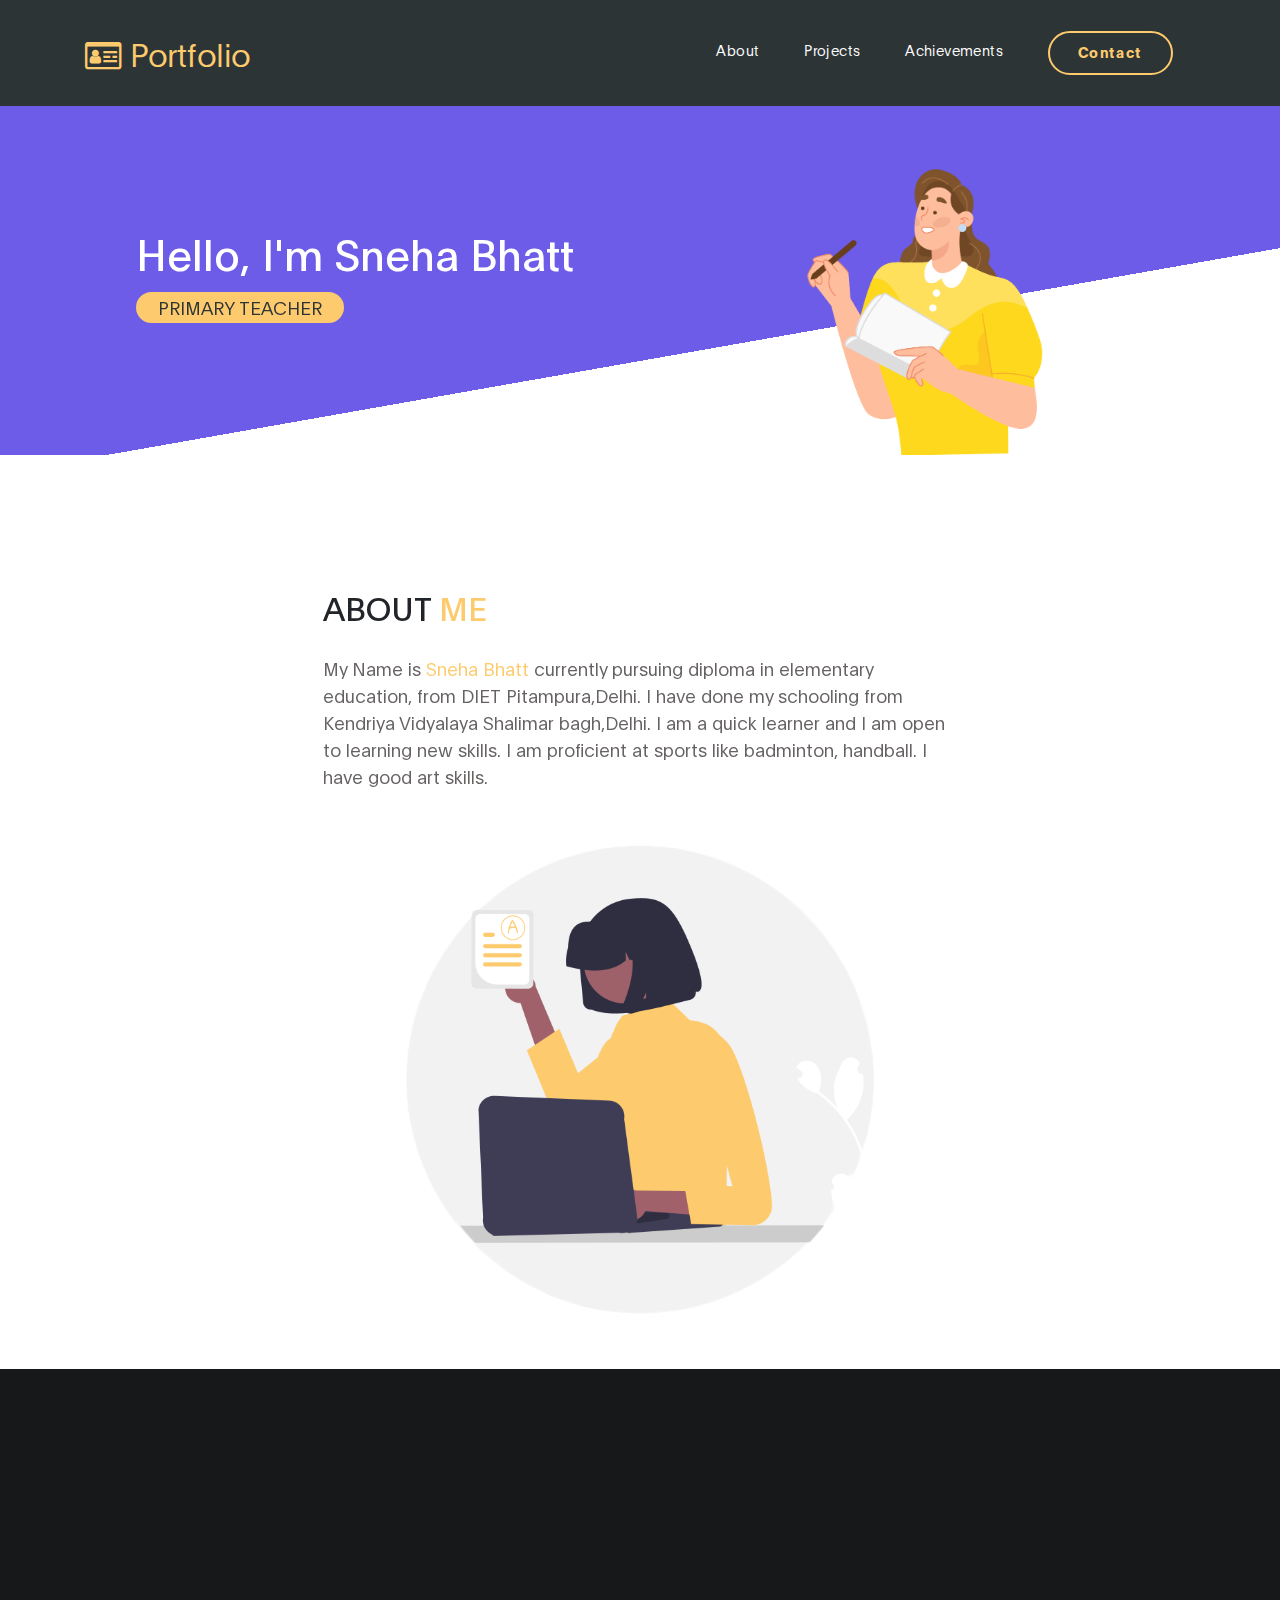
<file: index.html>
<!DOCTYPE html>
<html lang="en">
<head>

     <title>Sneha Bhatt</title>

     <meta charset="UTF-8">
     <meta http-equiv="X-UA-Compatible" content="IE=Edge">
     <meta name="description" content="">
     <meta name="keywords" content="">
     <meta name="author" content="">
     <meta name="viewport" content="width=device-width, initial-scale=1, maximum-scale=1">
     
     <link rel="icon" type="image/png" sizes="32x32" href="images/favicon-32x32.png">
     <link rel="icon" type="image/png" sizes="16x16" href="images/favicon-16x16.png">

     <link rel="stylesheet" href="css/bootstrap.min.css">
     <link rel="stylesheet" href="css/font-awesome.min.css">
     <link rel="stylesheet" href="css/aos.css">
     <link rel="stylesheet" href="css/owl.carousel.min.css">
     <link rel="stylesheet" href="css/owl.theme.default.min.css">

     <!-- MAIN CSS -->
     <link rel="stylesheet" href="css/templatemo-digital-trend.css">

</head>
<body>

     <!-- MENU BAR -->
    <nav class="navbar navbar-expand-lg">
        <div class="container">
            <a class="navbar-brand" href="index.html">
              <i class="fa fa-id-card-o"></i>
              Portfolio
            </a>

            <button class="navbar-toggler" type="button" data-toggle="collapse" data-target="#navbarNav" aria-controls="navbarNav" aria-expanded="false"
                aria-label="Toggle navigation">
                <span class="navbar-toggler-icon"></span>
            </button>

            <div class="collapse navbar-collapse" id="navbarNav">
                <ul class="navbar-nav ml-auto">
                    <li class="nav-item">
                        <a href="#about" class="nav-link smoothScroll">About</a>
                    </li>
                    <li class="nav-item">
                        <a href="projects.html" class="nav-link">Projects</a>
                    </li>
                    <li class="nav-item">
                        <a href="achievements.html" class="nav-link">Achievements</a>
                    </li>
                    <li class="nav-item">
                        <a href="contact.html" class="nav-link contact">Contact</a>
                    </li>
                </ul>
            </div>
        </div>
    </nav>


     <!-- HERO -->
     <section class="hero hero-bg d-flex justify-content-center align-items-center">
               <div class="container">
                    <div class="row">

                        <div class="col-lg-6 col-md-10 col-12 d-flex flex-column justify-content-center align-items-center">
                              <div class="hero-text">

                                   <h1 class="text-white" data-aos="fade-up">Hello, I'm <span>Sneha Bhatt</span></h1>

                                   <!-- <a href="contact.html" class="custom-btn btn-bg btn mt-3" data-aos="fade-up" data-aos-delay="100">Let us discuss together!</a> -->

                                   <p><strong class="d-block main-txt" data-aos="fade-up" data-aos-delay="200"> PRIMARY TEACHER</strong></p>
                              </div>
                        </div>

                        <div class="col-lg-6 col-12">
                          <div class="hero-image" data-aos="fade-up" data-aos-delay="300">

                            <img src="images/working-girl.png" class="img-fluid" alt="working girl">
                          </div>
                        </div>

                    </div>
               </div>
     </section>


     <!-- ABOUT -->
     <section class="about section-padding pb-0" id="about">
          <div class="container">
               <div class="row">

                    <div class="col-lg-7 mx-auto col-md-10 col-12">
                         <div class="about-info">

                              <h2 class="mb-4" data-aos="fade-up">ABOUT <strong>ME</strong> </h2>

                              <p class="mb-0" data-aos="fade-up">My Name is <strong>Sneha Bhatt</strong> currently pursuing diploma in elementary education, from DIET Pitampura,Delhi. I have done my schooling from Kendriya Vidyalaya Shalimar bagh,Delhi. I am a quick learner and I am open to learning new skills. I am proficient at sports like badminton, handball. I have good art skills.</p>
                         </div>

                         <div class="about-image" data-aos="fade-up" data-aos-delay="200">

                          <img src="images/office.png" class="img-fluid" alt="office">
                        </div>
                    </div>

               </div>
          </div>
     </section>


     <!-- PROJECT -->
     <!-- <section class="project section-padding" id="project">
          <div class="container-fluid">
               <div class="row">

                    <div class="col-lg-12 col-12">

                        <h2 class="mb-5 text-center" data-aos="fade-up">
                            Please take a look through our
                            <strong>featured Digital Trends</strong>
                        </h2>

                         <div class="owl-carousel owl-theme" id="project-slide">
                              <div class="item project-wrapper" data-aos="fade-up" data-aos-delay="100">
                                   <img src="images/project/project-image01.jpg" class="img-fluid" alt="project image">

                                   <div class="project-info">
                                        <small>Marketing</small>

                                        <h3>
                                             <a href="project-detail.html">
                                                  <span>Sweet Go Agency</span>
                                                  <i class="fa fa-angle-right project-icon"></i>
                                             </a>
                                        </h3>
                                   </div>
                              </div>

                              <div class="item project-wrapper" data-aos="fade-up">
                                   <img src="images/project/project-image02.jpg" class="img-fluid" alt="project image">

                                   <div class="project-info">
                                        <small>Website</small>

                                        <h3>
                                             <a href="project-detail.html">
                                                  <span>Smart Ladies</span>
                                                  <i class="fa fa-angle-right project-icon"></i>
                                             </a>
                                        </h3>
                                   </div>
                              </div>

                              <div class="item project-wrapper" data-aos="fade-up">
                                   <img src="images/project/project-image03.jpg" class="img-fluid" alt="project image">

                                   <div class="project-info">
                                        <small>Branding</small>

                                        <h3>
                                             <a href="project-detail.html">
                                                  <span>Shoes factory</span>
                                                  <i class="fa fa-angle-right project-icon"></i>
                                             </a>
                                        </h3>
                                   </div>
                              </div>

                              <div class="item project-wrapper" data-aos="fade-up">
                                   <img src="images/project/project-image04.jpg" class="img-fluid" alt="project image">

                                   <div class="project-info">
                                        <small>Social Media</small>

                                        <h3>
                                             <a href="project-detail.html">
                                                  <span>Race Bicycle</span>
                                                  <i class="fa fa-angle-right project-icon"></i>
                                             </a>
                                        </h3>
                                   </div>
                              </div>

                              <div class="item project-wrapper" data-aos="fade-up">
                                   <img src="images/project/project-image05.jpg" class="img-fluid" alt="project image">

                                   <div class="project-info">
                                        <small>Video</small>

                                        <h3>
                                             <a href="project-detail.html">
                                                  <span>Ultimate HealthCare</span>
                                                  <i class="fa fa-angle-right project-icon"></i>
                                             </a>
                                        </h3>
                                   </div>
                              </div>
                         </div>
                    </div>

               </div>
          </div>
     </section> -->


     <!-- TESTIMONIAL -->
     <!-- <section class="testimonial section-padding">
          <div class="container">
               <div class="row">

                    <div class="col-lg-6 col-md-5 col-12">
                        <div class="contact-image" data-aos="fade-up">

                          <img src="images/female-avatar.png" class="img-fluid" alt="website">
                        </div>
                    </div>

                    <div class="col-lg-6 col-md-7 col-12">
                      <h4 class="my-5 pt-3" data-aos="fade-up" data-aos-delay="100">Client Testimonials</h4>

                      <div class="quote" data-aos="fade-up" data-aos-delay="200"></div>

                      <h2 class="mb-4" data-aos="fade-up" data-aos-delay="300">Lorem ipsum Sed eiusmod esse aliqua sed incididunt aliqua incididunt mollit id et sit proident dolor nulla sed commodo.</h2>

                      <p data-aos="fade-up" data-aos-delay="400">
                        <strong>Mary Zoe</strong>

                        <span class="mx-1">/</span>

                        <small>Digital Agency (CEO)</small>
                      </p>
                    </div>

               </div>
          </div>
     </section> -->


    <footer class="site-footer">
      <div class="container">
        <div class="row">

          <div class="col-lg-5 mx-lg-auto col-md-8 col-10">
            <h1 class="text-white" data-aos="fade-up" data-aos-delay="100">SNEHA BHATT <strong>Portfolio</strong></h1>
          </div>

          <div class="col-lg-3 col-md-6 col-12" data-aos="fade-up" data-aos-delay="200">
            <h4 class="my-4">Contact Info</h4>

            <p class="mb-1">
               <a href="#">
              <i class="fa fa-phone mr-2 footer-icon"></i> 
              +99 080 070 4224
              </a>
            </p>

            <p>
              <a href="#">
                <i class="fa fa-envelope mr-2 footer-icon"></i>
                snehabhattop@gmail.com
              </a>
            </p>
          </div>

          <div class="col-lg-3 col-md-6 col-12" data-aos="fade-up" data-aos-delay="300">
            <h4 class="my-4">Explore More</h4>

             <p class="mb-1">
               <a href="#about">
                    <i class="fa fa-hand-o-right mr-2 footer-icon"></i> 
                    Skills
               </a>
             </p>
             <p class="mb-1">
               <a href="#about">
                    <i class="fa fa-hand-o-right mr-2 footer-icon"></i> 
                    Projects
               </a>
             </p>
             <p class="mb-1">
               <a href="#about">
                    <i class="fa fa-hand-o-right mr-2 footer-icon"></i> 
                    Achievements
               </a>
             </p>

          </div>

          <!-- <div class="col-lg-4 mx-lg-auto text-center col-md-8 col-12" data-aos="fade-up" data-aos-delay="400">
            <p class="copyright-text">Copyright &copy; 2020 Your Company
            <br>
            <a rel="nofollow noopener" href="https://templatemo.com">Design: TemplateMo</a></p>
          </div>

          <div class="col-lg-4 mx-lg-auto col-md-6 col-12" data-aos="fade-up" data-aos-delay="500">
            
            <ul class="footer-link">
              <li><a href="#">Stories</a></li>
              <li><a href="#">Work with us</a></li>
              <li><a href="#">Privacy</a></li>
            </ul>
          </div>

          <div class="col-lg-3 mx-lg-auto col-md-6 col-12" data-aos="fade-up" data-aos-delay="600">
            <ul class="social-icon">
              <li><a href="#" class="fa fa-instagram"></a></li>
              <li><a href="#" class="fa fa-twitter"></a></li>
              <li><a href="#" class="fa fa-dribbble"></a></li>
              <li><a href="#" class="fa fa-behance"></a></li>
            </ul>
          </div> -->

        </div>
      </div>
    </footer>


     <!-- SCRIPTS -->
     <script src="js/jquery.min.js"></script>
     <script src="js/bootstrap.min.js"></script>
     <script src="js/aos.js"></script>
     <script src="js/owl.carousel.min.js"></script>
     <script src="js/smoothscroll.js"></script>
     <script src="js/custom.js"></script>

</body>
</html>
</file>
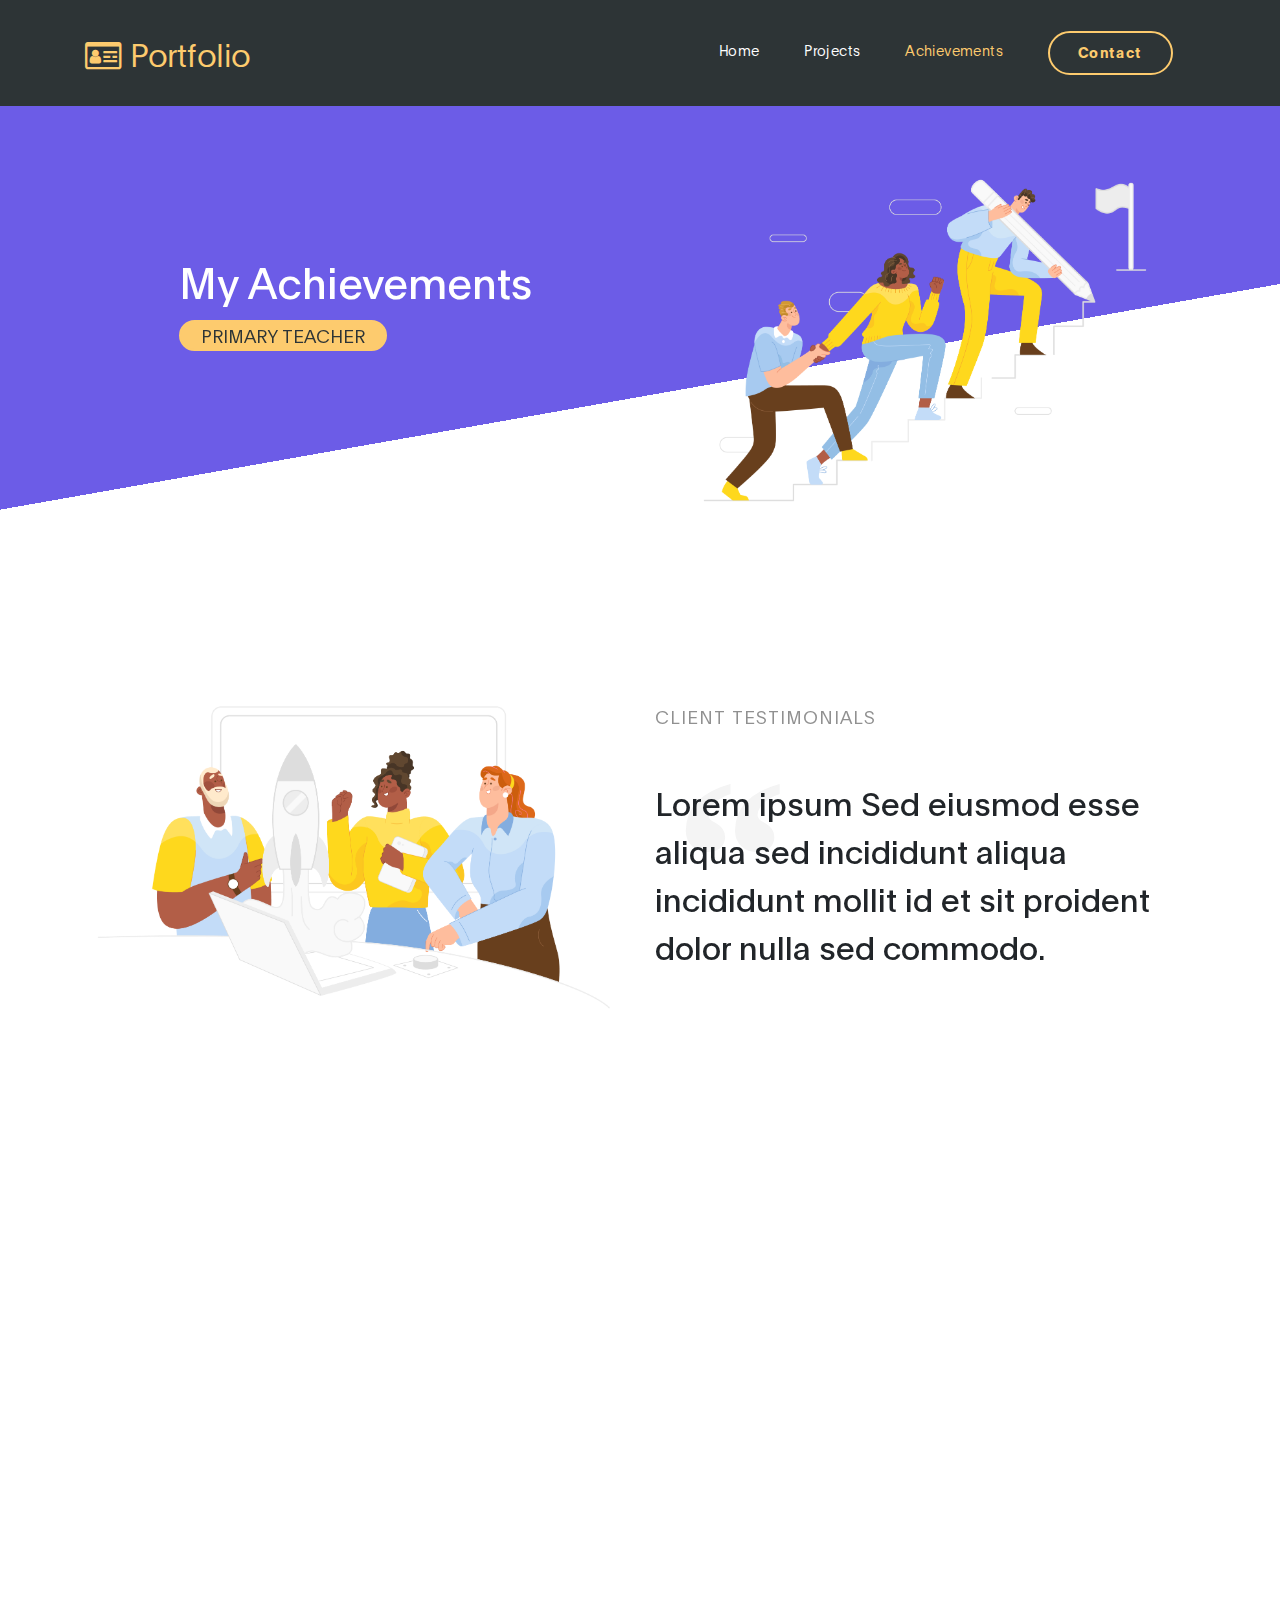
<file: achievements.html>
<!DOCTYPE html>
<html lang="en">
<head>

     <title>Sneha Bhatt</title>

     <meta charset="UTF-8">
     <meta http-equiv="X-UA-Compatible" content="IE=Edge">
     <meta name="description" content="">
     <meta name="keywords" content="">
     <meta name="author" content="">
     <meta name="viewport" content="width=device-width, initial-scale=1, maximum-scale=1">
     
     <link rel="icon" type="image/png" sizes="32x32" href="images/favicon-32x32.png">
     <link rel="icon" type="image/png" sizes="16x16" href="images/favicon-16x16.png">

     <link rel="stylesheet" href="css/bootstrap.min.css">
     <link rel="stylesheet" href="css/font-awesome.min.css">
     <link rel="stylesheet" href="css/aos.css">
     <link rel="stylesheet" href="css/owl.carousel.min.css">
     <link rel="stylesheet" href="css/owl.theme.default.min.css">

     <!-- MAIN CSS -->
     <link rel="stylesheet" href="css/templatemo-digital-trend.css">

</head>
<body>

     <!-- MENU BAR -->
    <nav class="navbar navbar-expand-lg">
        <div class="container">
            <a class="navbar-brand" href="index.html">
              <i class="fa fa-id-card-o"></i>
              Portfolio
            </a>

            <button class="navbar-toggler" type="button" data-toggle="collapse" data-target="#navbarNav" aria-controls="navbarNav" aria-expanded="false"
                aria-label="Toggle navigation">
                <span class="navbar-toggler-icon"></span>
            </button>

            <div class="collapse navbar-collapse" id="navbarNav">
                <ul class="navbar-nav ml-auto">
                    <li class="nav-item">
                        <a href="index.html" class="nav-link smoothScroll">Home</a>
                    </li>
                    <li class="nav-item">
                        <a href="projects.html" class="nav-link">Projects</a>
                    </li>
                    <li class="nav-item">
                        <a href="blog.html" class="nav-link active">Achievements</a>
                    </li>
                    <li class="nav-item">
                        <a href="contact.html" class="nav-link contact">Contact</a>
                    </li>
                </ul>
            </div>
        </div>
    </nav>


     <!-- HERO -->
     <section class="hero hero-bg d-flex justify-content-center align-items-center">
               <div class="container">
                    <div class="row">

                        <div class="col-lg-6 col-md-10 col-12 d-flex flex-column justify-content-center align-items-center">
                              <div class="hero-text">

                                   <h1 class="text-white" data-aos="fade-up">My <span>Achievements</span></h1>

                                   <!-- <a href="contact.html" class="custom-btn btn-bg btn mt-3" data-aos="fade-up" data-aos-delay="100">Let us discuss together!</a> -->

                                   <p><strong class="d-block main-txt" data-aos="fade-up" data-aos-delay="200"> PRIMARY TEACHER</strong></p>
                              </div>
                        </div>

                        <div class="col-lg-6 col-12">
                          <div class="hero-image" data-aos="fade-up" data-aos-delay="300">

                            <img src="images/working-girl4.png" class="img-fluid" alt="working girl">
                          </div>
                        </div>

                    </div>
               </div>
     </section>

     <!-- TESTIMONIAL -->
     <section class="testimonial section-padding">
          <div class="container">
               <div class="row">

                    <div class="col-lg-6 col-md-5 col-12">
                        <div class="contact-image" data-aos="fade-up">

                          <img src="images/female-avatar.png" class="img-fluid" alt="website">
                        </div>
                    </div>

                    <div class="col-lg-6 col-md-7 col-12">
                      <h4 class="my-5 pt-3" data-aos="fade-up" data-aos-delay="100">Client Testimonials</h4>

                      <div class="quote" data-aos="fade-up" data-aos-delay="200"></div>

                      <h2 class="mb-4" data-aos="fade-up" data-aos-delay="300">Lorem ipsum Sed eiusmod esse aliqua sed incididunt aliqua incididunt mollit id et sit proident dolor nulla sed commodo.</h2>

                      <p data-aos="fade-up" data-aos-delay="400">
                        <strong>Mary Zoe</strong>

                        <span class="mx-1">/</span>

                        <small>Digital Agency (CEO)</small>
                      </p>
                    </div>

               </div>
               <div class="row">

                    <div class="col-lg-6 col-md-7 col-12">
                      <h4 class="my-5 pt-3" data-aos="fade-up" data-aos-delay="100">Client Testimonials</h4>

                      <div class="quote" data-aos="fade-up" data-aos-delay="200"></div>

                      <h2 class="mb-4" data-aos="fade-up" data-aos-delay="300">Lorem ipsum Sed eiusmod esse aliqua sed incididunt aliqua incididunt mollit id et sit proident dolor nulla sed commodo.</h2>

                      <p data-aos="fade-up" data-aos-delay="400">
                        <strong>Mary Zoe</strong>

                        <span class="mx-1">/</span>

                        <small>Digital Agency (CEO)</small>
                      </p>
                    </div>

                    <div class="col-lg-6 col-md-5 col-12">
                        <div class="contact-image" data-aos="fade-up">

                          <img src="images/female-avatar3.png" class="img-fluid" alt="website">
                        </div>
                    </div>

               </div>
          </div>
     </section>


    <footer class="site-footer">
      <div class="container">
        <div class="row">

          <div class="col-lg-5 mx-lg-auto col-md-8 col-10">
            <h1 class="text-white" data-aos="fade-up" data-aos-delay="100">SNEHA BHATT <strong>Portfolio</strong></h1>
          </div>

          <div class="col-lg-3 col-md-6 col-12" data-aos="fade-up" data-aos-delay="200">
            <h4 class="my-4">Contact Info</h4>

            <p class="mb-1">
               <a href="#">
              <i class="fa fa-phone mr-2 footer-icon"></i> 
              +99 080 070 4224
              </a>
            </p>

            <p>
              <a href="#">
                <i class="fa fa-envelope mr-2 footer-icon"></i>
                snehabhattop@gmail.com
              </a>
            </p>
          </div>

          <div class="col-lg-3 col-md-6 col-12" data-aos="fade-up" data-aos-delay="300">
            <h4 class="my-4">Explore More</h4>

             <p class="mb-1">
               <a href="#about">
                    <i class="fa fa-hand-o-right mr-2 footer-icon"></i> 
                    Skills
               </a>
             </p>
             <p class="mb-1">
               <a href="#about">
                    <i class="fa fa-hand-o-right mr-2 footer-icon"></i> 
                    Projects
               </a>
             </p>
             <p class="mb-1">
               <a href="#about">
                    <i class="fa fa-hand-o-right mr-2 footer-icon"></i> 
                    Achievements
               </a>
             </p>

          </div>

          <!-- <div class="col-lg-4 mx-lg-auto text-center col-md-8 col-12" data-aos="fade-up" data-aos-delay="400">
            <p class="copyright-text">Copyright &copy; 2020 Your Company
            <br>
            <a rel="nofollow noopener" href="https://templatemo.com">Design: TemplateMo</a></p>
          </div>

          <div class="col-lg-4 mx-lg-auto col-md-6 col-12" data-aos="fade-up" data-aos-delay="500">
            
            <ul class="footer-link">
              <li><a href="#">Stories</a></li>
              <li><a href="#">Work with us</a></li>
              <li><a href="#">Privacy</a></li>
            </ul>
          </div>

          <div class="col-lg-3 mx-lg-auto col-md-6 col-12" data-aos="fade-up" data-aos-delay="600">
            <ul class="social-icon">
              <li><a href="#" class="fa fa-instagram"></a></li>
              <li><a href="#" class="fa fa-twitter"></a></li>
              <li><a href="#" class="fa fa-dribbble"></a></li>
              <li><a href="#" class="fa fa-behance"></a></li>
            </ul>
          </div> -->

        </div>
      </div>
    </footer>


     <!-- SCRIPTS -->
     <script src="js/jquery.min.js"></script>
     <script src="js/bootstrap.min.js"></script>
     <script src="js/aos.js"></script>
     <script src="js/owl.carousel.min.js"></script>
     <script src="js/smoothscroll.js"></script>
     <script src="js/custom.js"></script>

</body>
</html>
</file>
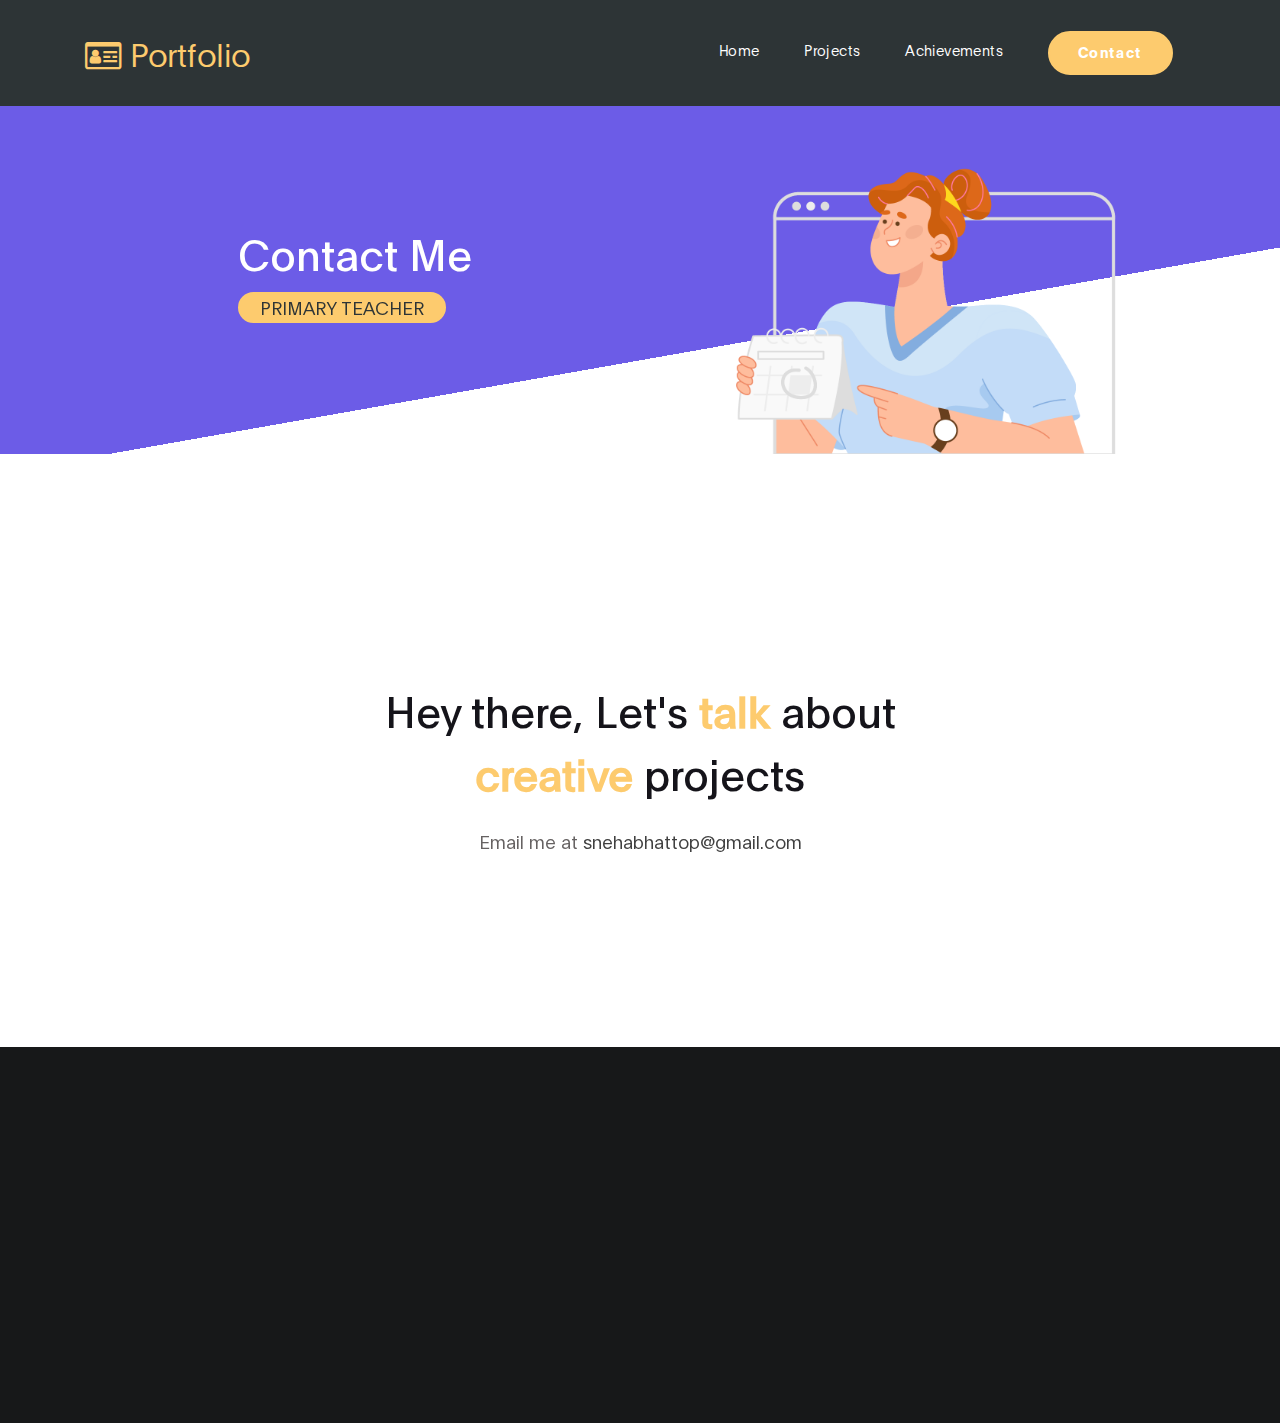
<file: contact.html>
<!DOCTYPE html>
<html lang="en">
<head>

     <title>Sneha Bhatt</title>

     <meta charset="UTF-8">
     <meta http-equiv="X-UA-Compatible" content="IE=Edge">
     <meta name="description" content="">
     <meta name="keywords" content="">
     <meta name="author" content="">
     <meta name="viewport" content="width=device-width, initial-scale=1, maximum-scale=1">
     
     <link rel="icon" type="image/png" sizes="32x32" href="images/favicon-32x32.png">
     <link rel="icon" type="image/png" sizes="16x16" href="images/favicon-16x16.png">

     <link rel="stylesheet" href="css/bootstrap.min.css">
     <link rel="stylesheet" href="css/font-awesome.min.css">
     <link rel="stylesheet" href="css/aos.css">
     <link rel="stylesheet" href="css/owl.carousel.min.css">
     <link rel="stylesheet" href="css/owl.theme.default.min.css">

     <!-- MAIN CSS -->
     <link rel="stylesheet" href="css/templatemo-digital-trend.css">

</head>
<body>

     <!-- MENU BAR -->
    <nav class="navbar navbar-expand-lg">
        <div class="container">
            <a class="navbar-brand" href="index.html">
              <i class="fa fa-id-card-o"></i>
              Portfolio
            </a>

            <button class="navbar-toggler" type="button" data-toggle="collapse" data-target="#navbarNav" aria-controls="navbarNav" aria-expanded="false"
                aria-label="Toggle navigation">
                <span class="navbar-toggler-icon"></span>
            </button>

            <div class="collapse navbar-collapse" id="navbarNav">
                <ul class="navbar-nav ml-auto">
                    <li class="nav-item">
                        <a href="index.html" class="nav-link smoothScroll">Home</a>
                    </li>
                    <li class="nav-item">
                        <a href="projects.html" class="nav-link">Projects</a>
                    </li>
                    <li class="nav-item">
                        <a href="achievements.html" class="nav-link">Achievements</a>
                    </li>
                    <li class="nav-item">
                        <a href="contact.html" class="nav-link active contact">Contact</a>
                    </li>
                </ul>
            </div>
        </div>
    </nav>


     <!-- HERO -->
     <section class="hero hero-bg d-flex justify-content-center align-items-center">
               <div class="container">
                    <div class="row">

                        <div class="col-lg-6 col-md-10 col-12 d-flex flex-column justify-content-center align-items-center">
                              <div class="hero-text">

                                   <h1 class="text-white" data-aos="fade-up">Contact <span>Me</span></h1>

                                   <!-- <a href="contact.html" class="custom-btn btn-bg btn mt-3" data-aos="fade-up" data-aos-delay="100">Let us discuss together!</a> -->

                                   <p><strong class="d-block main-txt" data-aos="fade-up" data-aos-delay="200"> PRIMARY TEACHER</strong></p>
                              </div>
                        </div>

                        <div class="col-lg-6 col-12">
                          <div class="hero-image" data-aos="fade-up" data-aos-delay="300">

                            <img src="images/working-girl5.png" class="img-fluid" alt="working girl">
                          </div>
                        </div>

                    </div>
               </div>
     </section>


     

     <!-- CONTACT -->
     <section class="contact section-padding">
        <div class="container">
             <div class="row">

                  <div class="col-lg-6 mx-auto col-md-7 col-12 py-5 mt-5 text-center" data-aos="fade-up">

                    <h1 class="mb-4">Hey there, Let's <strong>talk</strong> about <strong>creative</strong> projects</h1>

                    <p>Email me at <a href="mailto:snehabhattop@gmail.com">snehabhattop@gmail.com</a></p>
                    <!-- <p>Please follow our <a rel="nofollow" href="https://templatemo.com/contact">contact page</a> to <strong>setup</strong> the contact form.</p> -->
                  </div>

                  <div class="col-lg-8 mx-auto col-md-10 col-12">
                  
                  <!-- Follow https://templatemo.com/contact page to setup your own contact form -->
                  
                    <!-- <form action="#" method="post" class="contact-form" data-aos="fade-up" data-aos-delay="300" role="form">
                      <div class="row">
                        <div class="col-lg-6 col-12">
                          <input type="text" class="form-control" name="name" placeholder="Name">
                        </div>

                        <div class="col-lg-6 col-12">
                          <input type="email" class="form-control" name="email" placeholder="Email">
                        </div>

                        <div class="col-lg-12 col-12">
                          <textarea class="form-control" rows="6" name="message" placeholder="Message"></textarea>
                        </div>

                        <div class="col-lg-5 mx-auto col-7">
                          <button type="submit" class="form-control" id="submit-button" name="submit">Send Message</button>
                        </div>
                      </div>

                    </form> -->
                  </div>

             </div>
        </div>
   </section>

    <footer class="site-footer">
      <div class="container">
        <div class="row">

          <div class="col-lg-5 mx-lg-auto col-md-8 col-10">
            <h1 class="text-white" data-aos="fade-up" data-aos-delay="100">SNEHA BHATT <strong>Portfolio</strong></h1>
          </div>

          <div class="col-lg-3 col-md-6 col-12" data-aos="fade-up" data-aos-delay="200">
            <h4 class="my-4">Contact Info</h4>

            <p class="mb-1">
               <a href="#">
              <i class="fa fa-phone mr-2 footer-icon"></i> 
              +99 080 070 4224
              </a>
            </p>

            <p>
              <a href="#">
                <i class="fa fa-envelope mr-2 footer-icon"></i>
                snehabhattop@gmail.com
              </a>
            </p>
          </div>

          <div class="col-lg-3 col-md-6 col-12" data-aos="fade-up" data-aos-delay="300">
            <h4 class="my-4">Explore More</h4>

             <p class="mb-1">
               <a href="#about">
                    <i class="fa fa-hand-o-right mr-2 footer-icon"></i> 
                    Skills
               </a>
             </p>
             <p class="mb-1">
               <a href="#about">
                    <i class="fa fa-hand-o-right mr-2 footer-icon"></i> 
                    Projects
               </a>
             </p>
             <p class="mb-1">
               <a href="#about">
                    <i class="fa fa-hand-o-right mr-2 footer-icon"></i> 
                    Achievements
               </a>
             </p>

          </div>
        </div>
      </div>
    </footer>


     <!-- SCRIPTS -->
     <script src="js/jquery.min.js"></script>
     <script src="js/bootstrap.min.js"></script>
     <script src="js/aos.js"></script>
     <script src="js/owl.carousel.min.js"></script>
     <script src="js/smoothscroll.js"></script>
     <script src="js/custom.js"></script>

</body>
</html>
</file>
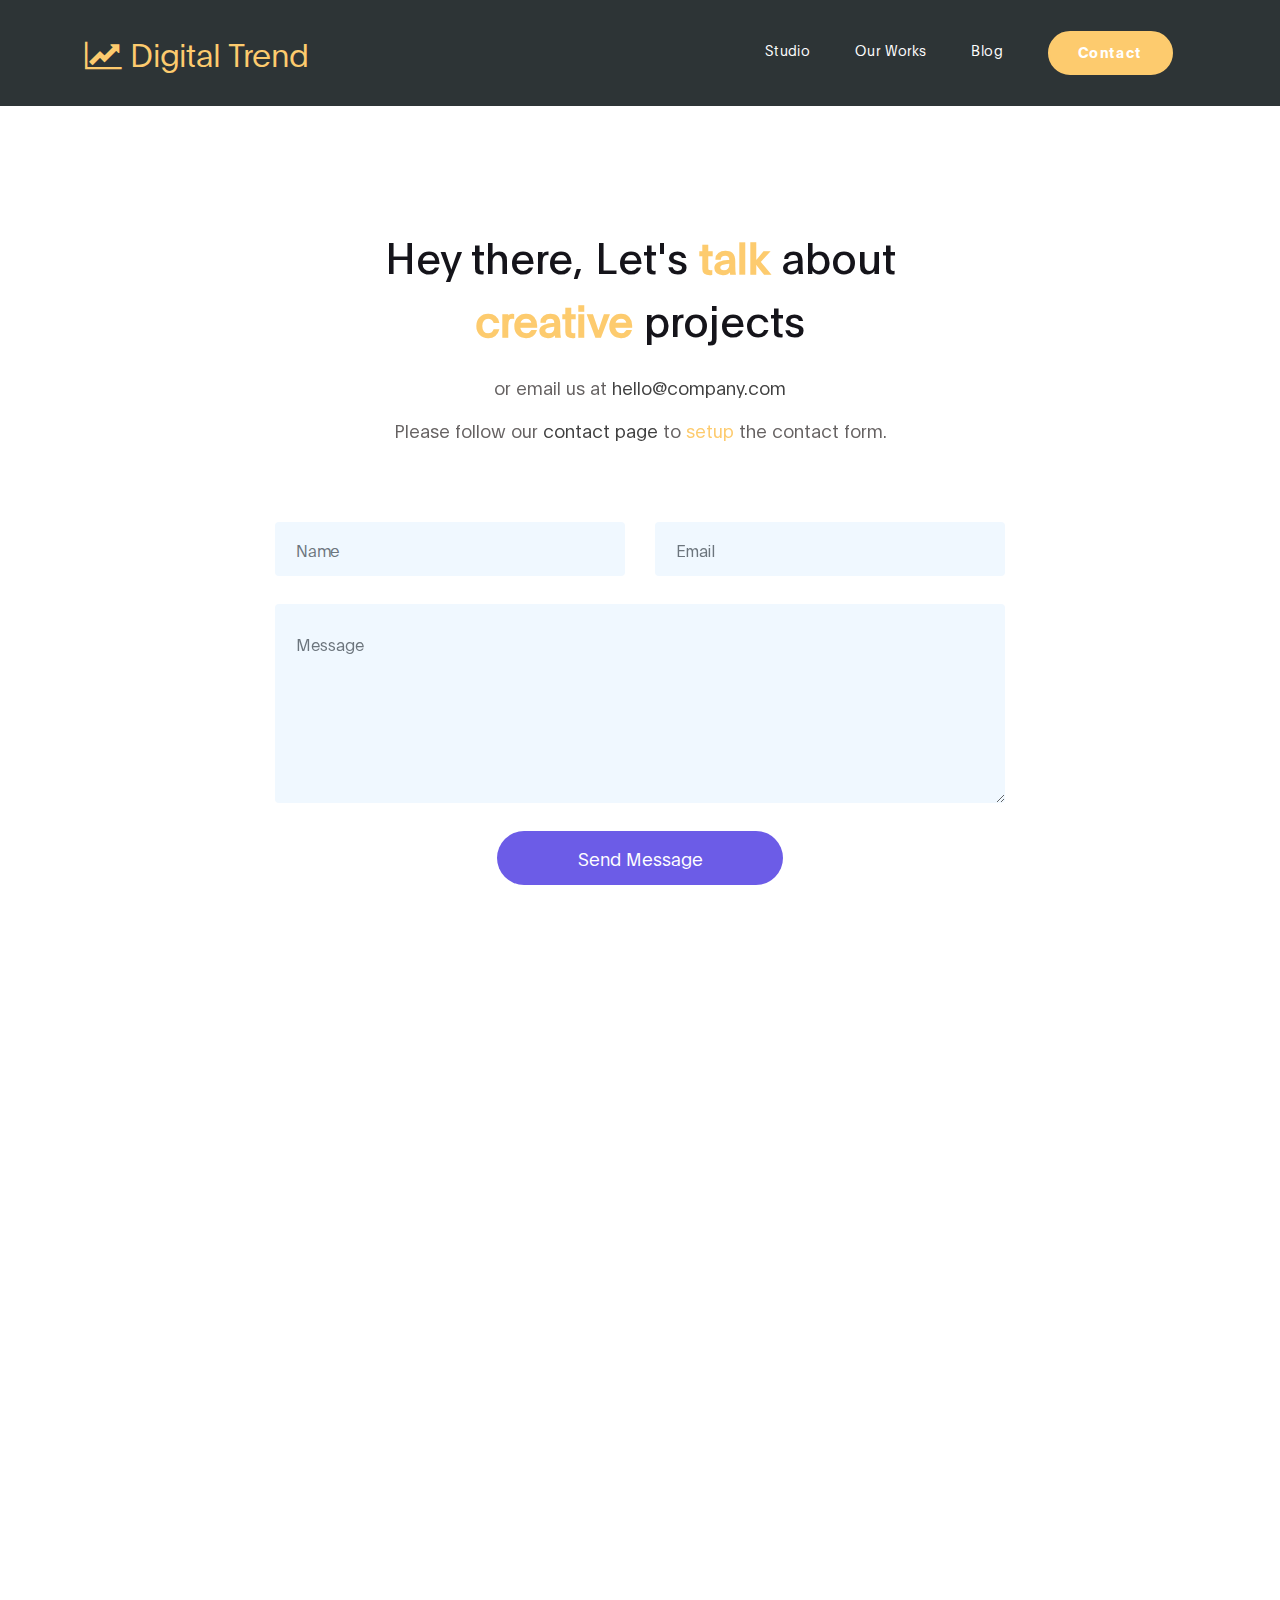
<file: contacts.html>
<!DOCTYPE html>
<html lang="en">
<head>

     <title>Digital Trend Contact</title>
<!--

DIGITAL TREND

https://templatemo.com/tm-538-digital-trend

-->
     <meta charset="UTF-8">
     <meta http-equiv="X-UA-Compatible" content="IE=Edge">
     <meta name="description" content="">
     <meta name="keywords" content="">
     <meta name="author" content="">
     <meta name="viewport" content="width=device-width, initial-scale=1, maximum-scale=1">

     <link rel="stylesheet" href="css/bootstrap.min.css">
     <link rel="stylesheet" href="css/font-awesome.min.css">
     <link rel="stylesheet" href="css/aos.css">
     <link rel="stylesheet" href="css/owl.carousel.min.css">
     <link rel="stylesheet" href="css/owl.theme.default.min.css">

     <!-- MAIN CSS -->
     <link rel="stylesheet" href="css/templatemo-digital-trend.css">

</head>
<body>

     <!-- MENU BAR -->
    <nav class="navbar navbar-expand-lg position-absolute">
        <div class="container">
          <a class="navbar-brand" href="index.html">
              <i class="fa fa-line-chart"></i>
              Digital Trend
            </a>

            <button class="navbar-toggler" type="button" data-toggle="collapse" data-target="#navbarNav" aria-controls="navbarNav" aria-expanded="false"
                aria-label="Toggle navigation">
                <span class="navbar-toggler-icon"></span>
            </button>

            <div class="collapse navbar-collapse" id="navbarNav">
                <ul class="navbar-nav ml-auto">
                    <li class="nav-item">
                        <a href="index.html#about" class="nav-link">Studio</a>
                    </li>
                    <li class="nav-item">
                        <a href="index.html#project" class="nav-link">Our Works</a>
                    </li>
                    <li class="nav-item">
                        <a href="blog.html" class="nav-link">Blog</a>
                    </li>
                    <li class="nav-item">
                        <a href="contact.html" class="nav-link active contact">Contact</a>
                    </li>
                </ul>
            </div>
        </div>
    </nav>


     <!-- CONTACT -->
     <section class="contact section-padding">
          <div class="container">
               <div class="row">

                    <div class="col-lg-6 mx-auto col-md-7 col-12 py-5 mt-5 text-center" data-aos="fade-up">

                      <h1 class="mb-4">Hey there, Let's <strong>talk</strong> about <strong>creative</strong> projects</h1>

                      <p>or email us at <a href="mailto:hello@company.com">hello@company.com</a></p>
                      <p>Please follow our <a rel="nofollow" href="https://templatemo.com/contact">contact page</a> to <strong>setup</strong> the contact form.</p>
                    </div>

                    <div class="col-lg-8 mx-auto col-md-10 col-12">
                    
                    <!-- Follow https://templatemo.com/contact page to setup your own contact form -->
                    
                      <form action="#" method="post" class="contact-form" data-aos="fade-up" data-aos-delay="300" role="form">
                        <div class="row">
                          <div class="col-lg-6 col-12">
                            <input type="text" class="form-control" name="name" placeholder="Name">
                          </div>

                          <div class="col-lg-6 col-12">
                            <input type="email" class="form-control" name="email" placeholder="Email">
                          </div>

                          <div class="col-lg-12 col-12">
                            <textarea class="form-control" rows="6" name="message" placeholder="Message"></textarea>
                          </div>

                          <div class="col-lg-5 mx-auto col-7">
                            <button type="submit" class="form-control" id="submit-button" name="submit">Send Message</button>
                          </div>
                        </div>

                      </form>
                    </div>

               </div>
          </div>
     </section>

<!-- How to change your own map point
	1. Go to Google Maps
	2. Click on your location point
	3. Click "Share" and choose "Embed map" tab
	4. Copy only URL and paste it within the src="" field below
-->
     <div class="google-map" data-aos="zoom-in">
       <iframe src="https://www.google.com/maps/embed?pb=!1m18!1m12!1m3!1d11196.961132529668!2d-43.38581128725845!3d-23.011063013218724!2m3!1f0!2f0!3f0!3m2!1i1024!2i768!4f13.1!3m3!1m2!1s0x9bdb695cd967b7%3A0x171cdd035a6a9d84!2sAv.%20L%C3%BAcio%20Costa%20-%20Barra%20da%20Tijuca%2C%20Rio%20de%20Janeiro%20-%20RJ%2C%20Brazil!5e0!3m2!1sen!2sth!4v1568649412152!5m2!1sen!2sth" width="1920" height="600" frameborder="0" style="border:0;" allowfullscreen=""></iframe>
     </div>


    <footer class="site-footer">
      <div class="container">
        <div class="row">

          <div class="col-lg-5 mx-lg-auto col-md-8 col-10">
            <h1 class="text-white" data-aos="fade-up" data-aos-delay="100">We make creative <strong>brands</strong> only.</h1>
          </div>

          <div class="col-lg-3 col-md-6 col-12" data-aos="fade-up" data-aos-delay="200">
            <h4 class="my-4">Contact Info</h4>

            <p class="mb-1">
              <i class="fa fa-phone mr-2 footer-icon"></i> 
              +99 080 070 4224
            </p>

            <p>
              <a href="#">
                <i class="fa fa-envelope mr-2 footer-icon"></i>
                hello@company.com
              </a>
            </p>
          </div>

          <div class="col-lg-3 col-md-6 col-12" data-aos="fade-up" data-aos-delay="300">
            <h4 class="my-4">Our Studio</h4>

            <p class="mb-1">
              <i class="fa fa-home mr-2 footer-icon"></i> 
              Av. Lúcio Costa - Barra da Tijuca, Rio de Janeiro - RJ, Brazil
            </p>
          </div>

          <div class="col-lg-4 mx-lg-auto text-center col-md-8 col-12" data-aos="fade-up" data-aos-delay="400">
            <p class="copyright-text">Copyright &copy; 2020 Your Company
            <br>
            <a rel="nofollow noopener" href="https://templatemo.com">Design: TemplateMo</a></p>
          </div>

          <div class="col-lg-4 mx-lg-auto col-md-6 col-12" data-aos="fade-up" data-aos-delay="500">
            
            <ul class="footer-link">
              <li><a href="#">Stories</a></li>
              <li><a href="#">Work with us</a></li>
              <li><a href="#">Privacy</a></li>
            </ul>
          </div>

          <div class="col-lg-3 mx-lg-auto col-md-6 col-12" data-aos="fade-up" data-aos-delay="600">
            <ul class="social-icon">
              <li><a href="#" class="fa fa-instagram"></a></li>
              <li><a href="#" class="fa fa-twitter"></a></li>
              <li><a href="#" class="fa fa-dribbble"></a></li>
              <li><a href="#" class="fa fa-behance"></a></li>
            </ul>
          </div>

        </div>
      </div>
    </footer>


     <!-- SCRIPTS -->
     <script src="js/jquery.min.js"></script>
     <script src="js/bootstrap.min.js"></script>
     <script src="js/aos.js"></script>
     <script src="js/owl.carousel.min.js"></script>
     <script src="js/custom.js"></script>

</body>
</html>
</file>
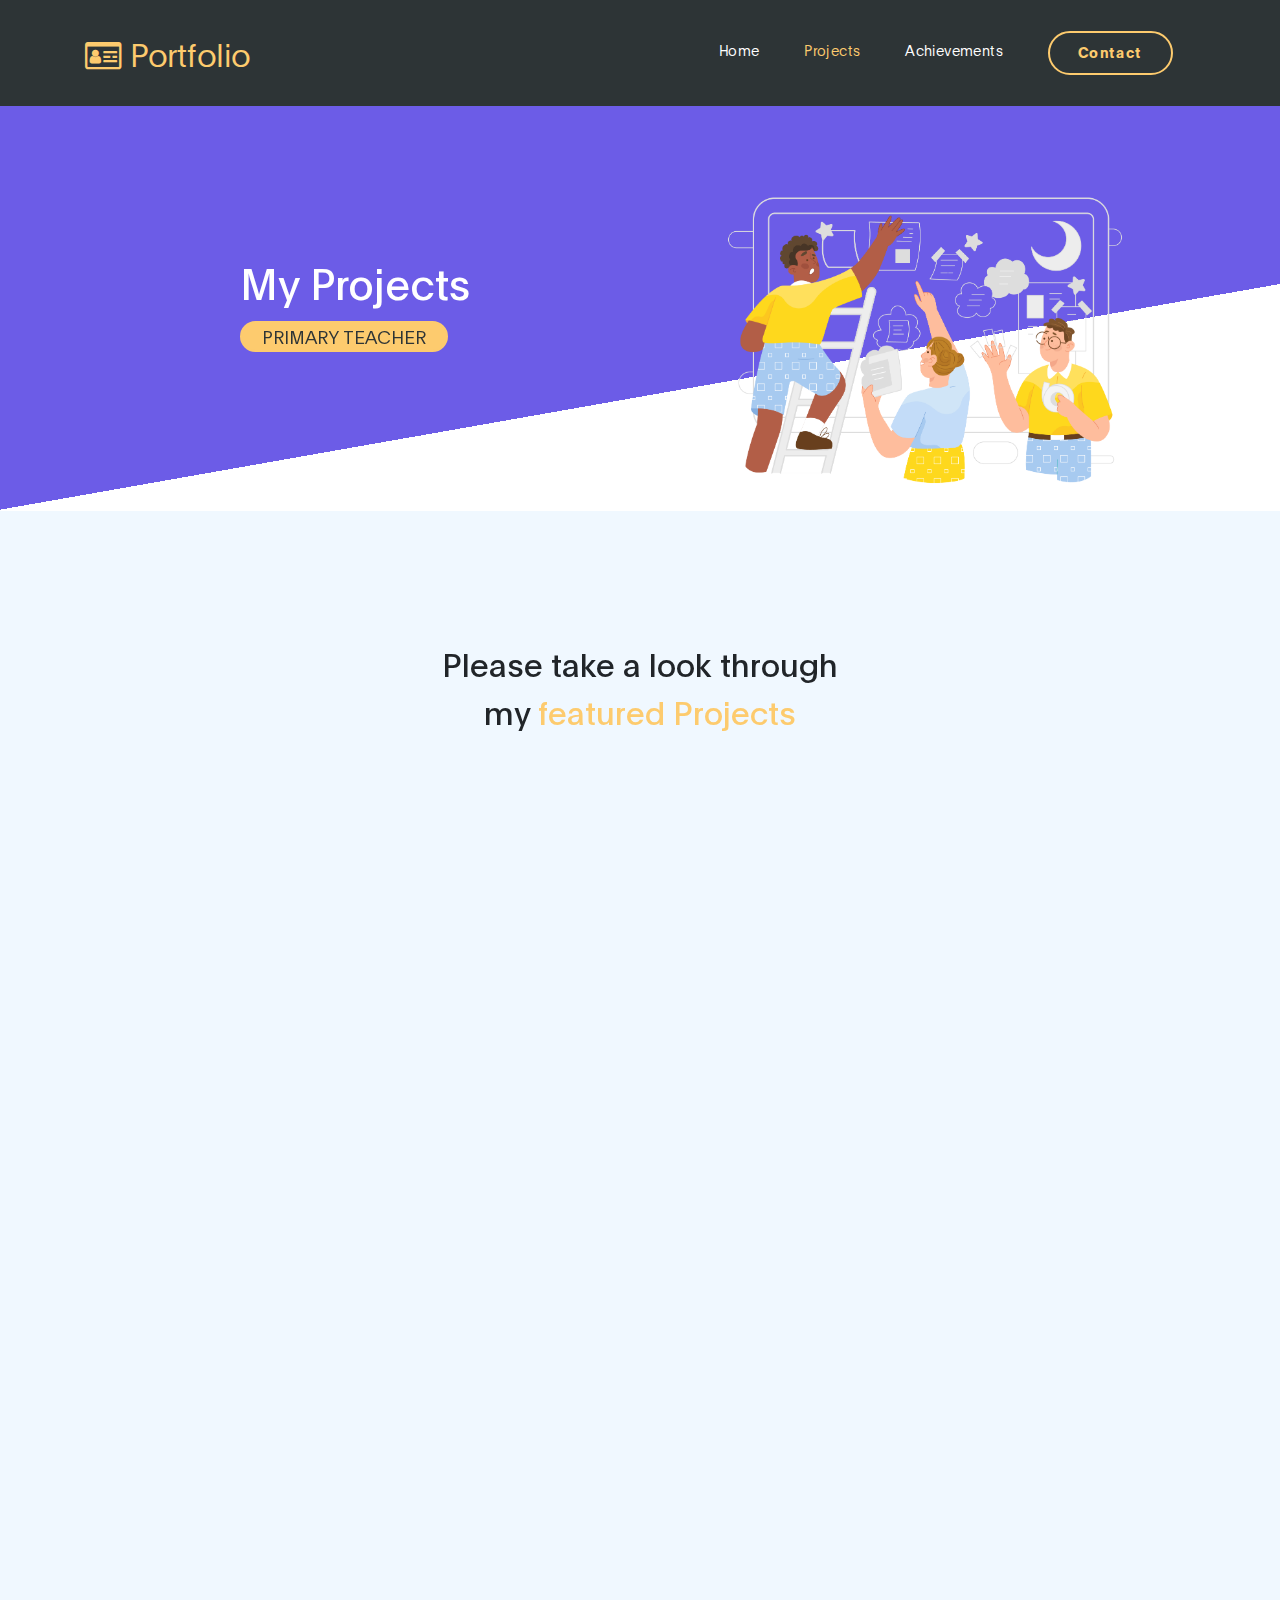
<file: projects.html>
<!DOCTYPE html>
<html lang="en">
<head>

     <title>Sneha Bhatt</title>

     <meta charset="UTF-8">
     <meta http-equiv="X-UA-Compatible" content="IE=Edge">
     <meta name="description" content="">
     <meta name="keywords" content="">
     <meta name="author" content="">
     <meta name="viewport" content="width=device-width, initial-scale=1, maximum-scale=1">
     
     <link rel="icon" type="image/png" sizes="32x32" href="images/favicon-32x32.png">
     <link rel="icon" type="image/png" sizes="16x16" href="images/favicon-16x16.png">

     <link rel="stylesheet" href="css/bootstrap.min.css">
     <link rel="stylesheet" href="css/font-awesome.min.css">
     <link rel="stylesheet" href="css/aos.css">
     <link rel="stylesheet" href="css/owl.carousel.min.css">
     <link rel="stylesheet" href="css/owl.theme.default.min.css">

     <!-- MAIN CSS -->
     <link rel="stylesheet" href="css/templatemo-digital-trend.css">

</head>
<body>

     <!-- MENU BAR -->
    <nav class="navbar navbar-expand-lg">
        <div class="container">
            <a class="navbar-brand" href="index.html">
              <i class="fa fa-id-card-o"></i>
              Portfolio
            </a>

            <button class="navbar-toggler" type="button" data-toggle="collapse" data-target="#navbarNav" aria-controls="navbarNav" aria-expanded="false"
                aria-label="Toggle navigation">
                <span class="navbar-toggler-icon"></span>
            </button>

            <div class="collapse navbar-collapse" id="navbarNav">
                <ul class="navbar-nav ml-auto">
                    <li class="nav-item">
                        <a href="index.html" class="nav-link smoothScroll">Home</a>
                    </li>
                    <li class="nav-item">
                        <a href="projects.html" class="nav-link active">Projects</a>
                    </li>
                    <li class="nav-item">
                        <a href="achievements.html" class="nav-link">Achievements</a>
                    </li>
                    <li class="nav-item">
                        <a href="contact.html" class="nav-link contact">Contact</a>
                    </li>
                </ul>
            </div>
        </div>
    </nav>


     <!-- HERO -->
     <section class="hero hero-bg d-flex justify-content-center align-items-center">
               <div class="container">
                    <div class="row">

                        <div class="col-lg-6 col-md-10 col-12 d-flex flex-column justify-content-center align-items-center">
                              <div class="hero-text">

                                   <h1 class="text-white" data-aos="fade-up">My <span>Projects</span></h1>

                                   <!-- <a href="contact.html" class="custom-btn btn-bg btn mt-3" data-aos="fade-up" data-aos-delay="100">Let us discuss together!</a> -->

                                   <p><strong class="d-block main-txt" data-aos="fade-up" data-aos-delay="200"> PRIMARY TEACHER</strong></p>
                              </div>
                        </div>

                        <div class="col-lg-6 col-12">
                          <div class="hero-image" data-aos="fade-up" data-aos-delay="300">

                            <img src="images/working-girl3.png" class="img-fluid" alt="working girl">
                          </div>
                        </div>

                    </div>
               </div>
     </section>


     <!-- ABOUT -->
     <!-- <section class="about section-padding pb-0" id="about">
          <div class="container">
               <div class="row">

                    <div class="col-lg-7 mx-auto col-md-10 col-12">
                         <div class="about-info">

                              <h2 class="mb-4" data-aos="fade-up">ABOUT <strong>ME</strong> </h2>

                              <p class="mb-0" data-aos="fade-up">My Name is <strong>Sneha Bhatt</strong> currently pursuing diploma in elementary education, from DIET Pitampura,Delhi. I have done my schooling from Kendriya Vidyalaya Shalimar bagh,Delhi. I am a quick learner and I am open to learning new skills. I am proficient at sports like badminton, handball. I have good art skills.</p>
                         </div>

                         <div class="about-image" data-aos="fade-up" data-aos-delay="200">

                          <img src="images/office.png" class="img-fluid" alt="office">
                        </div>
                    </div>

               </div>
          </div>
     </section> -->


     <!-- PROJECT -->
     <section class="project section-padding" id="project">
          <div class="container-fluid">
               <div class="row">

                    <div class="col-lg-12 col-12">

                        <h2 class="mb-5 text-center" data-aos="fade-up">
                            Please take a look through my
                            <strong>featured Projects</strong>
                        </h2>

                         <div class="owl-carousel owl-theme" id="project-slide">
                              <div class="item project-wrapper" data-aos="fade-up" data-aos-delay="100">
                                   <img src="images/project/001.jpeg" class="img-fluid" alt="project image">

                                   <div class="project-info">
                                        <small>Art</small>

                                        <h3>
                                             <!-- <a href="project-detail.html"> -->
                                                  <span>Acrylic Color Painting</span>
                                                  <i class="fa fa-angle-right project-icon"></i>
                                             <!-- </a> -->
                                        </h3>
                                   </div>
                              </div>

                              <div class="item project-wrapper" data-aos="fade-up">
                                   <img src="images/project/002.jpeg" class="img-fluid" alt="project image">

                                   <div class="project-info">
                                        <small>Art</small>

                                        <h3>
                                             <!-- <a href="project-detail.html"> -->
                                                  <span>Poster Color Painting</span>
                                                  <i class="fa fa-angle-right project-icon"></i>
                                             <!-- </a> -->
                                        </h3>
                                   </div>
                              </div>

                              <div class="item project-wrapper" data-aos="fade-up">
                                   <img src="images/project/003.jpeg" class="img-fluid" alt="project image">

                                   <div class="project-info">
                                        <small>Art</small>

                                        <h3>
                                             <!-- <a href="project-detail.html"> -->
                                                  <span>Madhubani Art</span>
                                                  <i class="fa fa-angle-right project-icon"></i>
                                             <!-- </a> -->
                                        </h3>
                                   </div>
                              </div>

                              <div class="item project-wrapper" data-aos="fade-up">
                                   <img src="images/project/004.jpeg" class="img-fluid" alt="project image">

                                   <div class="project-info">
                                        <small>Art</small>

                                        <h3>
                                             <!-- <a href="project-detail.html"> -->
                                                  <span>Comical Drawing</span>
                                                  <i class="fa fa-angle-right project-icon"></i>
                                             <!-- </a> -->
                                        </h3>
                                   </div>
                              </div>

                              <div class="item project-wrapper" data-aos="fade-up">
                                   <img src="images/project/005.jpeg" class="img-fluid" alt="project image">

                                   <div class="project-info">
                                        <small>Art</small>

                                        <h3>
                                             <!-- <a href="project-detail.html"> -->
                                                  <span>Comical Drawinge</span>
                                                  <i class="fa fa-angle-right project-icon"></i>
                                             <!-- </a> -->
                                        </h3>
                                   </div>
                              </div>

                              <div class="item project-wrapper" data-aos="fade-up">
                                   <img src="images/project/006.jpeg" class="img-fluid" alt="project image">

                                   <div class="project-info">
                                        <small>Art</small>

                                        <h3>
                                             <!-- <a href="project-detail.html"> -->
                                                  <span>Poster Color Painting</span>
                                                  <i class="fa fa-angle-right project-icon"></i>
                                             <!-- </a> -->
                                        </h3>
                                   </div>
                              </div>

                              <div class="item project-wrapper" data-aos="fade-up">
                                   <img src="images/project/007.jpeg" class="img-fluid" alt="project image">

                                   <div class="project-info">
                                        <small>Art</small>

                                        <h3>
                                             <!-- <a href="project-detail.html"> -->
                                                  <span>Oil Pastel Drawing</span>
                                                  <i class="fa fa-angle-right project-icon"></i>
                                             <!-- </a> -->
                                        </h3>
                                   </div>
                              </div>

                              <div class="item project-wrapper" data-aos="fade-up">
                                   <img src="images/project/008.jpeg" class="img-fluid" alt="project image">

                                   <div class="project-info">
                                        <small>Art</small>

                                        <h3>
                                             <!-- <a href="project-detail.html"> -->
                                                  <span>Dry Pastel Color Drawing</span>
                                                  <i class="fa fa-angle-right project-icon"></i>
                                             <!-- </a> -->
                                        </h3>
                                   </div>
                              </div>
                         </div>
                    </div>

               </div>
          </div>
     </section>


    <footer class="site-footer">
      <div class="container">
        <div class="row">

          <div class="col-lg-5 mx-lg-auto col-md-8 col-10">
            <h1 class="text-white" data-aos="fade-up" data-aos-delay="100">SNEHA BHATT <strong>Portfolio</strong></h1>
          </div>

          <div class="col-lg-3 col-md-6 col-12" data-aos="fade-up" data-aos-delay="200">
            <h4 class="my-4">Contact Info</h4>

            <p class="mb-1">
               <a href="#">
              <i class="fa fa-phone mr-2 footer-icon"></i> 
              +99 080 070 4224
              </a>
            </p>

            <p>
              <a href="#">
                <i class="fa fa-envelope mr-2 footer-icon"></i>
                snehabhattop@gmail.com
              </a>
            </p>
          </div>

          <div class="col-lg-3 col-md-6 col-12" data-aos="fade-up" data-aos-delay="300">
            <h4 class="my-4">Explore More</h4>

            <p class="mb-1">
              <a href="projects.html">
                   <i class="fa fa-hand-o-right mr-2 footer-icon"></i> 
                   Projects
              </a>
            </p>
            <p class="mb-1">
              <a href="achievements.html">
                   <i class="fa fa-hand-o-right mr-2 footer-icon"></i> 
                   Achievements
              </a>
            </p>

          </div>

          <!-- <div class="col-lg-4 mx-lg-auto text-center col-md-8 col-12" data-aos="fade-up" data-aos-delay="400">
            <p class="copyright-text">Copyright &copy; 2020 Your Company
            <br>
            <a rel="nofollow noopener" href="https://templatemo.com">Design: TemplateMo</a></p>
          </div>

          <div class="col-lg-4 mx-lg-auto col-md-6 col-12" data-aos="fade-up" data-aos-delay="500">
            
            <ul class="footer-link">
              <li><a href="#">Stories</a></li>
              <li><a href="#">Work with us</a></li>
              <li><a href="#">Privacy</a></li>
            </ul>
          </div>

          <div class="col-lg-3 mx-lg-auto col-md-6 col-12" data-aos="fade-up" data-aos-delay="600">
            <ul class="social-icon">
              <li><a href="#" class="fa fa-instagram"></a></li>
              <li><a href="#" class="fa fa-twitter"></a></li>
              <li><a href="#" class="fa fa-dribbble"></a></li>
              <li><a href="#" class="fa fa-behance"></a></li>
            </ul>
          </div> -->

        </div>
      </div>
    </footer>


     <!-- SCRIPTS -->
     <script src="js/jquery.min.js"></script>
     <script src="js/bootstrap.min.js"></script>
     <script src="js/aos.js"></script>
     <script src="js/owl.carousel.min.js"></script>
     <script src="js/smoothscroll.js"></script>
     <script src="js/custom.js"></script>

</body>
</html>
</file>
<file: css/templatemo-digital-trend.css>
@font-face {
      font-family: 'Plain-Regular';
      src: url('../fonts/Plain-Regular.woff2') format('woff2'),
          url('../fonts/Plain-Regular.woff') format('woff');
      font-weight: normal;
      font-style: normal;
  }

  @font-face {
      font-family: 'Plain-Light';
      src: url('../fonts/Plain-Light.woff2') format('woff2'),
          url('../fonts/Plain-Light.woff') format('woff');
      font-weight: bold;
      font-style: normal;
  }

  @font-face {
      font-family: 'Plain-Bold';
      src: url('../fonts/Plain-Bold.woff2') format('woff2'),
          url('../fonts/Plain-Bold.woff') format('woff');
      font-weight: bold;
      font-style: normal;
  }

  :root {
    --primary-color:        #6c5ce7;
    --secondary-color:      #fdcb6e;
    --white-color:          #ffffff;
    --dark-color:           #171819;
    --project-bg:           #f0f8ff;
    --menu-bg:              #2d3436;

    --title-color:          #15141a;
    --gray-color:           #909090;
    --link-color:           #404040;
    --p-color:              #666262;

    --base-font-family:     'Plain-Light', sans-serif;
    --title-font-family:    'Plain-Regular', sans-serif;
    --font-bold-family:     'Plain-Bold', sans-serif;
    --font-weight-bold:     bold;

    --h1-font-size:         42px;
    --h2-font-size:         32px;
    --h3-font-size:         24px;
    --p-font-size:          18px;
    --base-font-size:       16px;
    --menu-font-size:       14px;

    --border-radius-large:  100px;
    --border-radius-small:  5px;
  }

  body {
    background: var(--white-color);
    font-family: var(--base-font-family);
  }


  /*---------------------------------------
     TYPOGRAPHY              
  -----------------------------------------*/

  h1,h2,h3,h4,h5,h6 {
    font-family: var(--title-font-family);
    line-height: inherit;
  }

  h1 {
    color: var(--title-color);
    font-size: var(--h1-font-size);
  }

  h2 {
    font-size: var(--h2-font-size);
    font-weight: 100;
  }

  h3 {
    font-size: var(--h3-font-size);
    font-weight: 100;
    margin-bottom: 0;
  }

  h4 {
    color: var(--gray-color);
    font-family: var(--base-font-family);
    font-size: var(--p-font-size);
    letter-spacing: 1px;
    text-transform: uppercase;
  }

  p {
    color: var(--p-color);
    font-size: var(--p-font-size);
    line-height: 1.5em;
  }

  b, 
  strong {
    letter-spacing: 0;
    color: var(--secondary-color);
  }


  /*  BLOCKQUOTES */
  .quote {
    position: relative;
    margin: 0;
  }

  .quote::after {
    content: "“";
    position: absolute;
    bottom: -80px;
    left: 20px;
    font-family: times;
    color: var(--gray-color);
    font-weight: var(--font-weight-bold);
    font-size: 14em;
    line-height: 0;
    opacity: 0.10;
  }

  blockquote {
    border-left: 5px solid rgba(0,0,0,0.05);
    display: block;
    margin: 42px 0;
    padding: 14px 22px;
    color: rgba(0,0,0,0.5);
  }


  /* BUTTON */
  .custom-btn {
    background: transparent;
    border: 2px solid var(--dark-color);
    border-radius: var(--border-radius-large);
    padding: 12px 26px 14px 26px;
    color: var(--dark-color);
    font-family: var(--title-font-family);
    font-size: var(--p-font-size);
    white-space: nowrap;
  }

  .custom-btn.btn-bg {
    background: var(--white-color);
    color: var(--primary-color);
    border-color: transparent;
	transition: all .3s ease;
  }
  
  .custom-btn:hover,
  .custom-btn:focus {
    background: var(--dark-color);
    color: var(--white-color);
    border-color: transparent;
  }


  /*---------------------------------------
     GENERAL               
  -----------------------------------------*/

  * {
    -webkit-box-sizing: border-box;
    -moz-box-sizing: border-box;
    box-sizing: border-box;
  }

  *::before,
  *::after {
    -webkit-box-sizing: border-box;
    -moz-box-sizing: border-box;
    box-sizing: border-box;
  }

  a {
    color: var(--link-color);
    font-weight: normal;
    text-decoration: none;
  }

  a:hover, 
  a:active, 
  a:focus {
    color: var(--secondary-color);
    outline: none;
    text-decoration: none;
  }

  ::selection {
    background: var(--secondary-color);
    color: var(--white-color);
  }

  .section-padding {
    padding: 8em 0;
  }
  .section-padding-half {
    padding: 4em 0;
  }

  .google-map iframe {
    display: block;
    width: 100%;
  }



  /*---------------------------------------
    MENU             
  -----------------------------------------*/

  .navbar {
    background: var(--menu-bg);
    z-index: 2;
    top: 0;
    right: 0;
    left: 0;
    padding: 1.5em;
  }

  .navbar-brand {
    color: var(--secondary-color);
    font-size: var(--h2-font-size);
  }

  .nav-link {
    color: var(--white-color);
    font-size: var(--menu-font-size);
    letter-spacing: 0.4px;
    margin: 0 1.6em;
    padding: 0.6em;
  }

  .nav-link.active,
  .nav-link:hover {
    color: var(--secondary-color);
  }

  .navbar-expand-lg .navbar-nav .nav-link {
    padding-right: 0;
    padding-left: 0;
  }

  .navbar-expand-lg .navbar-nav .nav-link.contact {
    border: 2px solid var(--secondary-color);
    border-radius: var(--border-radius-large);
    color: var(--secondary-color);
    font-family: var(--font-bold-family);
    padding: 0.6em 2em 0.8em 2em;
  }

  .navbar-expand-lg .navbar-nav .nav-link.contact:hover,
  .navbar-expand-lg .navbar-nav .nav-link.contact.active {
    background: var(--secondary-color);
    color: var(--white-color);
  }

  .navbar-nav .navbar-toggler-icon {
    background: none;
  }

  .navbar-toggler {
    border: 0;
    padding: 0;
    cursor: pointer;
    margin: 0 10px 0 0;
    width: 30px;
    height: 35px;
    outline: none;
  }

  .navbar-toggler:focus {
    outline: none;
  }

  .navbar-toggler[aria-expanded="true"] .navbar-toggler-icon {
    background: transparent;
  }

  .navbar-toggler[aria-expanded="true"] .navbar-toggler-icon::before,
  .navbar-toggler[aria-expanded="true"] .navbar-toggler-icon::after {
    transition: top 300ms 50ms ease, -webkit-transform 300ms 350ms ease;
    transition: top 300ms 50ms ease, transform 300ms 350ms ease;
    transition: top 300ms 50ms ease, transform 300ms 350ms ease, -webkit-transform 300ms 350ms ease;
    top: 0;
  }

  .navbar-toggler[aria-expanded="true"] .navbar-toggler-icon::before {
    transform: rotate(45deg);
  }

  .navbar-toggler[aria-expanded="true"] .navbar-toggler-icon::after {
    transform: rotate(-45deg);
  }

  .navbar-toggler .navbar-toggler-icon {
    background: var(--white-color);
    transition: background 10ms 300ms ease;
    display: block;
    width: 30px;
    height: 2px;
    position: relative;
  }

  .navbar-toggler .navbar-toggler-icon::before,
  .navbar-toggler .navbar-toggler-icon::after {
    transition: top 300ms 350ms ease, -webkit-transform 300ms 50ms ease;
    transition: top 300ms 350ms ease, transform 300ms 50ms ease;
    transition: top 300ms 350ms ease, transform 300ms 50ms ease, -webkit-transform 300ms 50ms ease;
    position: absolute;
    right: 0;
    left: 0;
    background: var(--white-color);
    width: 30px;
    height: 2px;
    content: '';
  }

  .navbar-toggler .navbar-toggler-icon::before {
    top: -8px;
  }

  .navbar-toggler .navbar-toggler-icon::after {
    top: 8px;
  }



  /*---------------------------------------
     HERO              
  -----------------------------------------*/

  .hero {
    position: relative;
    /* padding: 5em 0; */
    overflow: hidden;
  }

  .hero-bg {
    background: linear-gradient(170deg, var(--primary-color) 64%, var(--white-color) 30%);
  }

  .hero-image {
    position: relative;
    top: 2em;
  }



  /*---------------------------------------
     PROJECT              
  -----------------------------------------*/

  .project {
    background: var(--project-bg);
  }

  .project-wrapper {
    position: relative;
  }

  .project-wrapper img {
    border-radius: var(--border-radius-small);
  }

  .project-info {
    background: var(--white-color);
    border-radius: var(--border-radius-small);
    position: absolute;
    bottom: 32px;
    right: 32px;
    left: 32px;
    width: 90%;
    padding: 32px;
  }

  .project-info small {
    font-family: Plain-Bold;
    color: var(--gray-color);
    position: relative;
    top: 2px;
  }

  .project-info a {
    color: var(--primary-color);
  }

  .project-info .project-icon {
    background: var(--primary-color);
  }

  .project-icon {
    position: absolute;
    right: 30px;
    top: 40px;
    background: var(--dark-color);
    border-radius: var(--border-radius-large);
    color: var(--white-color);
    font-size: var(--h2-font-size);
    width: 40px;
    height: 40px;
    line-height: 40px;
    text-align: center;
    padding-left: 5px;
  }

  .owl-theme .owl-dots .owl-dot {
    outline: none;
  }

  .owl-theme .owl-dots .owl-dot span {
    background: var(--gray-color);
    width: 50px;
    height: 3px;
    margin:  35px 5px;
  }

  .owl-theme .owl-dots .owl-dot.active span, 
  .owl-theme .owl-dots .owl-dot:hover span {
    background: var(--secondary-color);
  }

  .list-detail {
    margin-left: 1em;
    padding-left: 1em;
    position: relative;
  }

  .list-detail li {
    display: block;
    list-style: none;
    margin: 0.6em 0 0 0.8em;
  }

  .list-detail li::before {
    content: "";
    width: 0;
    height: 0;
    border-width: 0 16px 16px 0;
    border-color: transparent var(--secondary-color) transparent transparent;
    border-style: solid;
    position: absolute;
    left: 0;
  }

  .list-detail span {
    position: relative;
    bottom: 5px;
  }

  .client-info img {
    width: 100px;
    margin-right: 1em;
  }



  /*---------------------------------------
      ABOUT            
  -----------------------------------------*/

  .about {
    position: relative;
    overflow: hidden;
  }

  .about-image img {
    display: block;
    margin: 0 auto;
  }



  /*---------------------------------------
      BLOG            
  -----------------------------------------*/

  .blog-header {
    border-radius: var(--border-radius-small);
    position: relative;
    overflow: hidden;
  }

  .blog-header img {
    border-radius: var(--border-radius-small);
    display: block;
  }

  .blog-header-info {
    background: linear-gradient(transparent,rgba(0,0,0,0.95));
    position: absolute;
    right: 0;
    left: 0;
    bottom: 0;
    padding: 2em;
  }

  .blog-header-info h3 {
    max-width: 80%;
  }

  .blog-header-info a {
    color: var(--white-color);
  }

  .blog-header-info a:hover {
    color: var(--secondary-color);
  }

  .blog-sidebar img {
    border-radius: var(--border-radius-small);
    width: 159px;
    margin-right: 22px;
  }

  .blog-sidebar h3 {
    font-size: 18px;
  }



  /*---------------------------------------
     CONTACT              
  -----------------------------------------*/

  .newsletter-form .form-control,
  .contact-form .form-control {
    box-shadow: none;
    background: var(--project-bg);
    border: 0;
    padding: 1.7em 1.3em;
    margin: 14px 0;
  }

  .newsletter-form button,
  .contact-form #submit-button {
    background: var(--primary-color);
    border-radius: var(--border-radius-large);
    color: var(--white-color);
    cursor: pointer;
    font-size: var(--p-font-size);
    line-height: 0px;
    padding: 1.5em 1.3em;
  }

  .newsletter-form button {
    background: var(--secondary-color);
  }



  /*---------------------------------------
     FOOTER              
  -----------------------------------------*/

  .site-footer {
    background: var(--dark-color);
    padding: 7em 0 6em 0;
  }

  .site-footer a {
    color: var(--p-color);
  }

  .site-footer a:hover,
  .footer-icon {
    color: var(--secondary-color);
  }

  .footer-link li {
    display: inline-block;
    list-style: none;
    margin: 0 10px;
  }

  .copyright-text,
  .footer-link,
  .site-footer .social-icon {
    margin-top: 6em;
  }

  .copyright-text {
    margin-top: 5.3em;
  }



  /*---------------------------------------
     SOCIAL ICON              
  -----------------------------------------*/

  .social-icon {
    position: relative;
    padding: 0;
    margin: 4em 0 0 0;
  }

  .social-icon li {
    display: inline-block;
    list-style: none;
  }

  .social-icon li a {
    text-decoration: none;
    display: inline-block;
    font-size: var(--base-font-size);
    margin: 10px;
    text-align: center;
  }



  /*---------------------------------------
     RESPONSIVE STYLES              
  -----------------------------------------*/

  @media screen and (min-width: 1200px) {

    .about-info h2 {
      max-width: 70%;
    }
  }

  @media screen and (min-width: 991px) {

    .project h2 {
      max-width: 32%;
      margin: 0 auto;
    }
  }

  @media screen and (max-width: 991px) {

    .hero {
      padding-top: 14em;
    }

    .hero-text {
      bottom: 2em;
    }

    .navbar {
      padding: 1em;
    }

    .navbar-collapse {
      text-align: center;
      padding: 2.5em 0;
    }

    .nav-link {
      display: inline-block;
    }

    .navbar-expand-lg .navbar-nav .nav-link.contact {
      margin: 1em 0;
    }

    .copyright-text, 
    .footer-link, 
    .site-footer .social-icon {
      margin-top: 3em;
      padding: 0;
      text-align: left;
    }
  }

  @media screen and (max-width: 767px) {

    h1 {
      font-size: 36px;
    }

    h2 {
      font-size: 28px;
    }

    h3 {
      font-size: 22px;
    }

    .project-info {
      right: 0;
      left: 0;
      margin: 0 auto;
    }

    .footer-link, 
    .site-footer .social-icon {
      margin-top: 1em;
    }

    .copyright-text {
      margin: 2.5em 0 1em 0;
    }

    .footer-link li {
      margin-left: 0;
    }
  }




 /* New CSS  */

 .main-txt {
  border: 2px solid var(--secondary-color);
  border-radius: 20px;
  background-color: var(--secondary-color);
  color: #2d3436;
  width: fit-content;
  padding: 0px 20px;
 }
</file>
